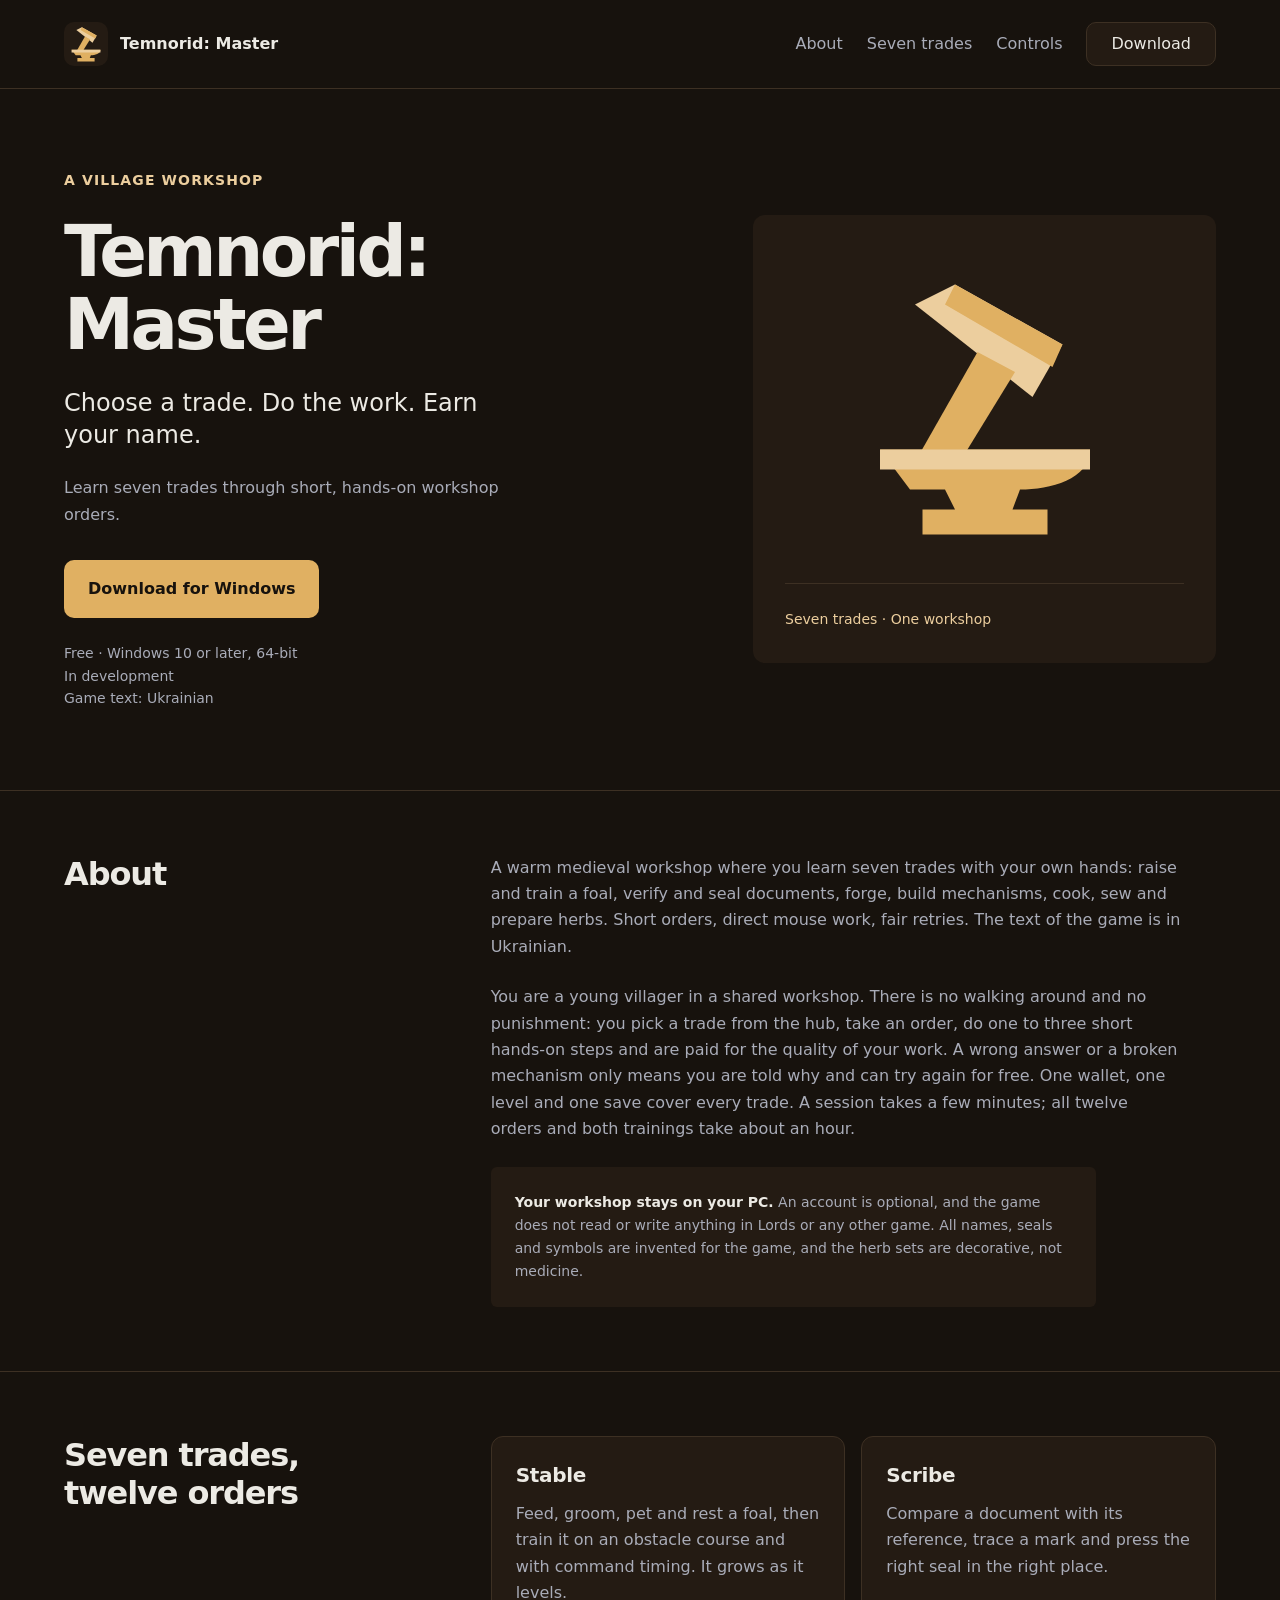
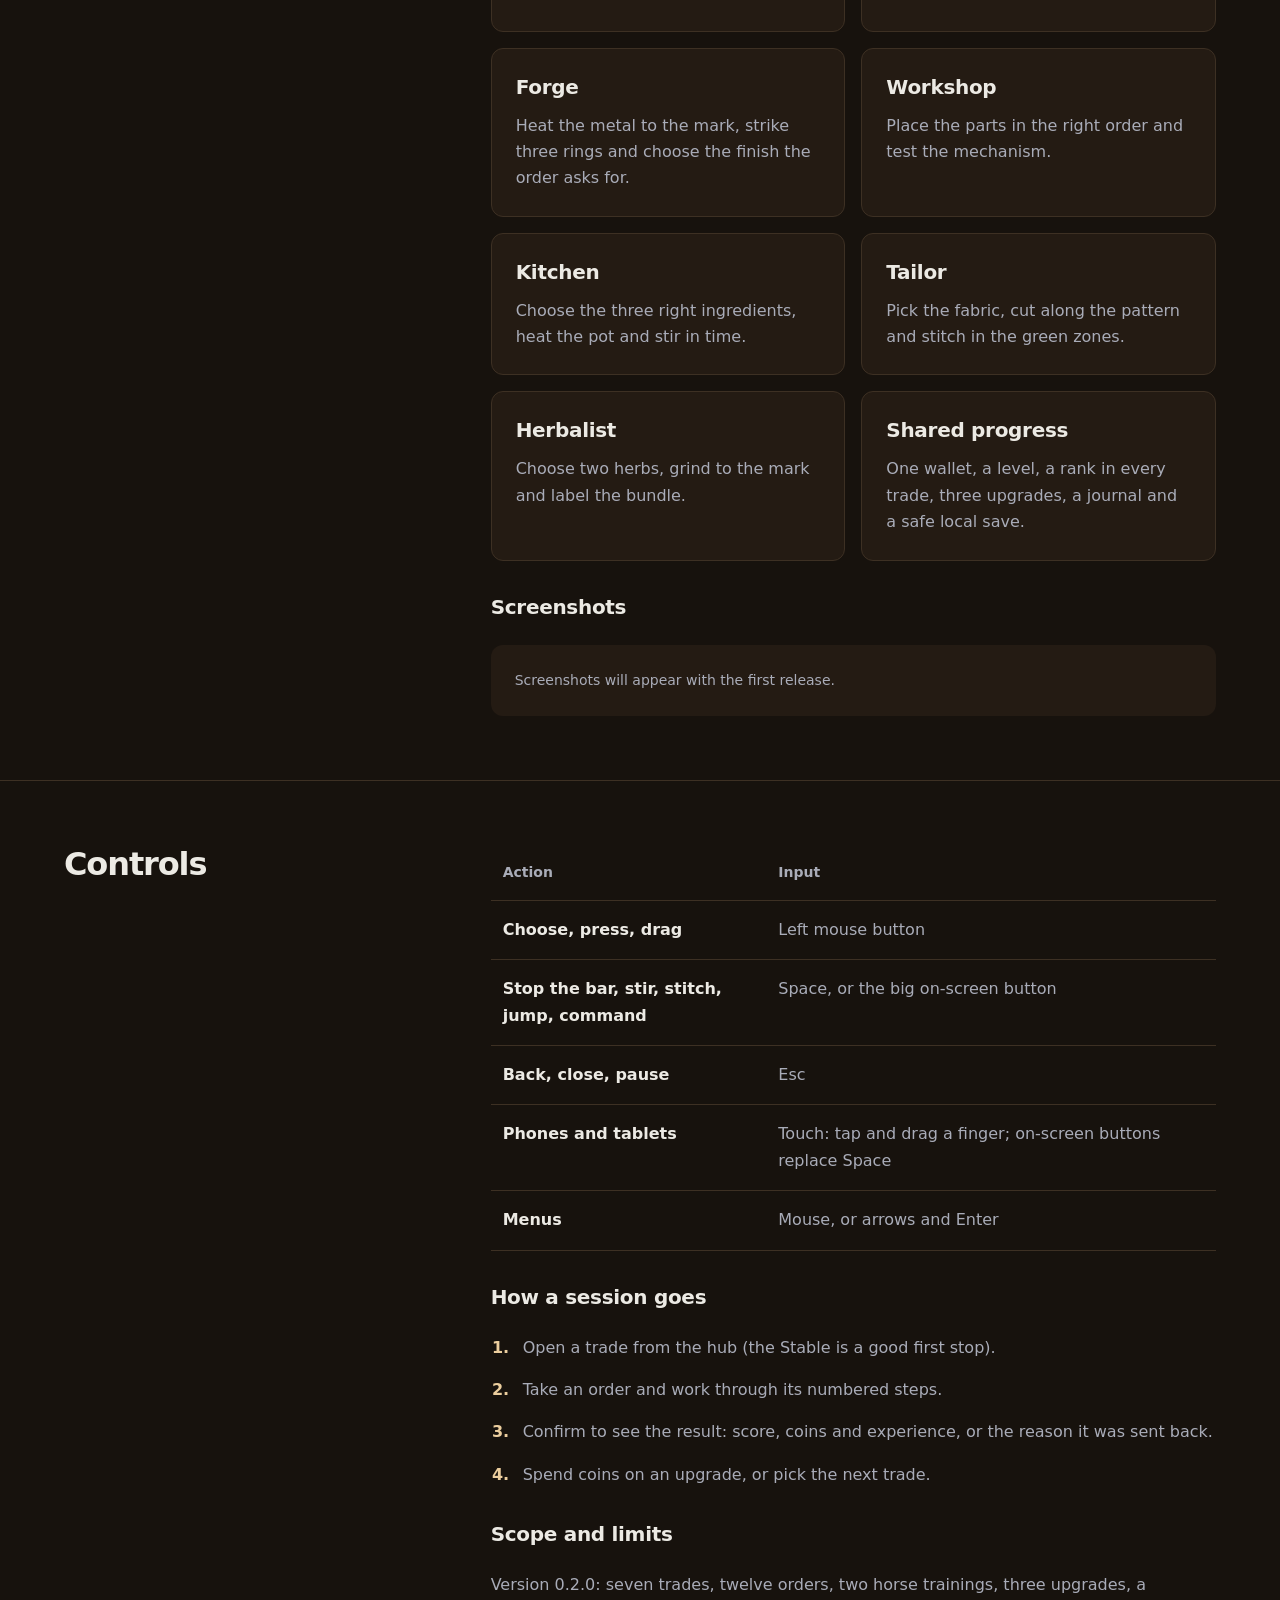
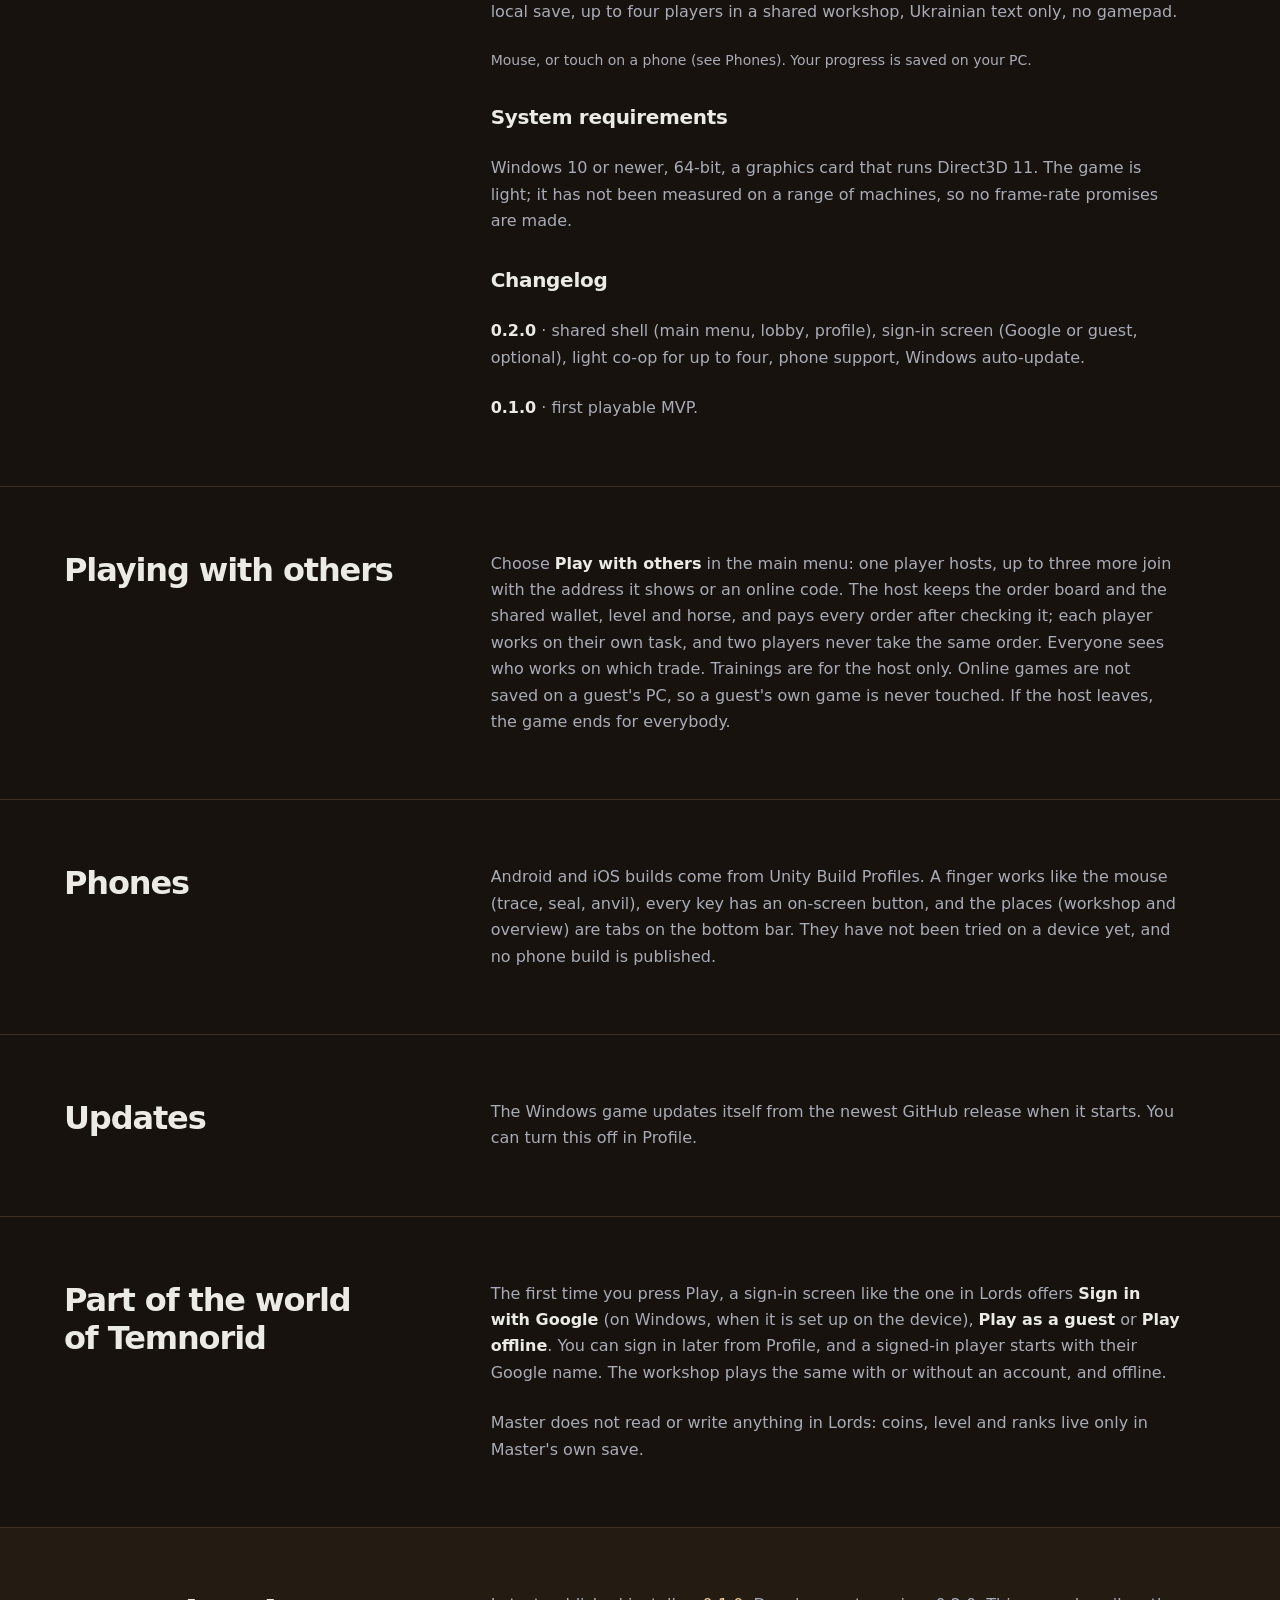
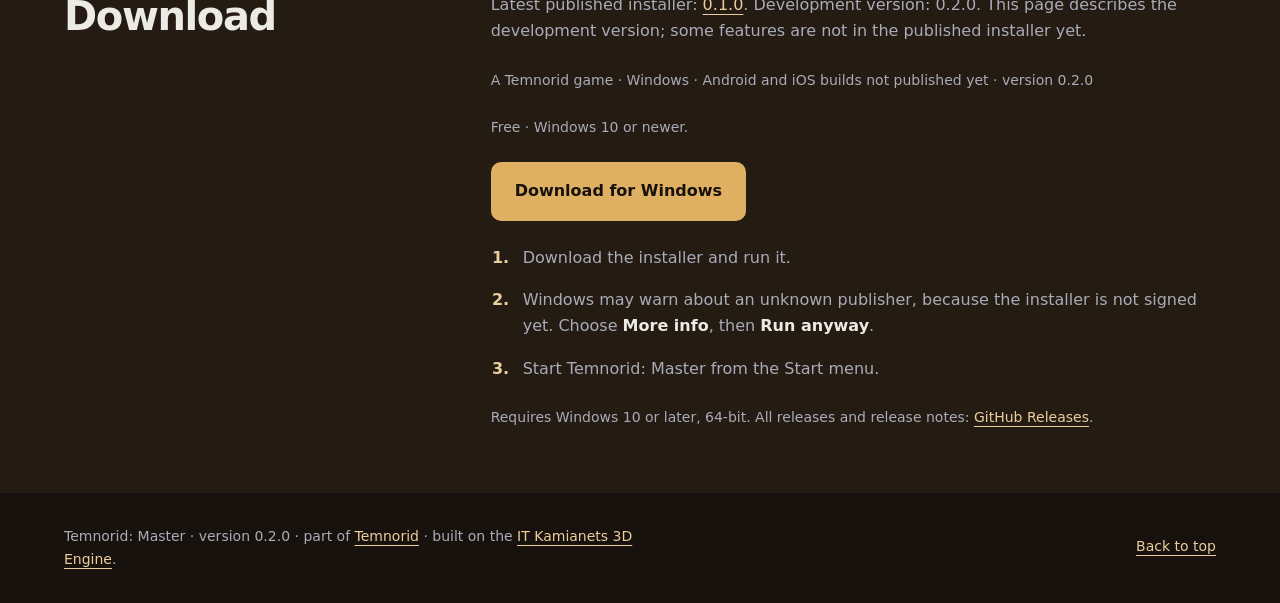
<file: docs/index.html>
<!doctype html>
<html lang="en">
<head>
	<meta charset="utf-8">
	<meta name="viewport" content="width=device-width, initial-scale=1">
	<title>Temnorid: Master</title>
	<meta name="description" content="Learn seven trades in Temnorid: Master. Raise a foal, forge, cook and complete hands-on orders in a shared workshop. Ukrainian game text.">
	<link rel="canonical" href="https://master.temnorid.com/">
	<link rel="icon" href="/favicon.ico" sizes="16x16 32x32 48x48">
	<link rel="icon" type="image/png" href="/favicon.png" sizes="48x48">
	<link rel="icon" type="image/svg+xml" href="/favicon.svg" sizes="any">
	<link rel="apple-touch-icon" href="/apple-touch-icon.png" sizes="180x180">
	<meta property="og:type" content="website">
	<meta property="og:site_name" content="Temnorid: Master">
	<meta property="og:title" content="Temnorid: Master">
	<meta property="og:description" content="Learn seven trades in Temnorid: Master. Raise a foal, forge, cook and complete hands-on orders in a shared workshop. Ukrainian game text.">
	<meta property="og:url" content="https://master.temnorid.com/">
	<meta property="og:locale" content="en_US">
	<meta property="og:image" content="https://master.temnorid.com/seo-image.png">
	<meta property="og:image:type" content="image/png">
	<meta property="og:image:width" content="1200">
	<meta property="og:image:height" content="630">
	<meta property="og:image:alt" content="Temnorid: Master — Seven trades · One workshop">
	<meta name="twitter:card" content="summary_large_image">
	<meta name="twitter:title" content="Temnorid: Master">
	<meta name="twitter:description" content="Learn seven trades in Temnorid: Master. Raise a foal, forge, cook and complete hands-on orders in a shared workshop. Ukrainian game text.">
	<meta name="twitter:image" content="https://master.temnorid.com/seo-image.png">
	<meta name="twitter:image:alt" content="Temnorid: Master — Seven trades · One workshop">
	<meta name="theme-color" content="#17120d">
	<script type="application/ld+json">
{
  "@context": "https://schema.org",
  "@graph": [
    {
      "@type": "WebSite",
      "@id": "https://master.temnorid.com/#website",
      "name": "Temnorid: Master",
      "url": "https://master.temnorid.com/",
      "inLanguage": "en",
      "image": "https://master.temnorid.com/seo-image.png",
      "about": {
        "@id": "https://master.temnorid.com/#game"
      }
    },
    {
      "@type": "WebPage",
      "@id": "https://master.temnorid.com/#webpage",
      "name": "Temnorid: Master",
      "url": "https://master.temnorid.com/",
      "description": "Learn seven trades in Temnorid: Master. Raise a foal, forge, cook and complete hands-on orders in a shared workshop. Ukrainian game text.",
      "isPartOf": {
        "@id": "https://master.temnorid.com/#website"
      },
      "about": {
        "@id": "https://master.temnorid.com/#game"
      },
      "primaryImageOfPage": {
        "@type": "ImageObject",
        "url": "https://master.temnorid.com/seo-image.png",
        "width": 1200,
        "height": 630
      }
    },
    {
      "@type": "VideoGame",
      "@id": "https://master.temnorid.com/#game",
      "name": "Temnorid: Master",
      "url": "https://master.temnorid.com/",
      "description": "Learn seven trades in Temnorid: Master. Raise a foal, forge, cook and complete hands-on orders in a shared workshop. Ukrainian game text.",
      "image": "https://master.temnorid.com/seo-image.png",
      "thumbnailUrl": "https://master.temnorid.com/logo.png",
      "genre": "Simulation",
      "gamePlatform": "Windows",
      "operatingSystem": "Windows 10 or later, 64-bit",
      "softwareVersion": "0.1.0",
      "downloadUrl": "https://github.com/WebArtWork/master.temnorid.com/releases/latest/download/Temnorid-Master-Setup.exe",
      "releaseNotes": "https://github.com/WebArtWork/master.temnorid.com/releases/tag/v0.1.0",
      "isAccessibleForFree": true,
      "inLanguage": "uk",
      "publisher": {
        "@type": "Organization",
        "name": "Temnorid",
        "url": "https://temnorid.com/"
      }
    }
  ]
}
</script>
	<link rel="stylesheet" href="./site.css">
</head>
<body>
<a class="skip-link" href="#main">Skip to content</a>
	<header class="site">
		<div class="wrap">
			<a class="brand" href="./"><img src="./logo.svg" alt="" width="44" height="44">Temnorid: Master</a>
			<nav aria-label="Main menu">
				<a href="#about">About</a>
				<a href="#trades">Seven trades</a>
				<a href="#controls">Controls</a>
				<a href="#download">Download</a>
			</nav>
		</div>
	</header>

	<main id="main" tabindex="-1">
		<div class="hero"><div class="wrap hero-grid"><div class="hero-copy">
				<p class="eyebrow">A village workshop</p>
				<h1>Temnorid: Master</h1>
				<p class="tagline">Choose a trade. Do the work. Earn your name.</p>
				<p class="lead">Learn seven trades through short, hands-on workshop orders.</p>
				<a class="btn" href="https://github.com/WebArtWork/master.temnorid.com/releases/latest/download/Temnorid-Master-Setup.exe">Download for Windows</a>
				<p class="fine">Free · Windows 10 or later, 64-bit<br>In development<br>Game text: Ukrainian</p>
			</div><figure class="brand-art"><img src="./logo.svg" alt="" width="1024" height="1024"><figcaption>Seven trades · One workshop</figcaption></figure></div></div>

		<section id="about" aria-labelledby="about-title"><div class="wrap section-grid"><div class="section-intro"><h2 id="about-title">About</h2></div><div class="section-body"><p>A warm medieval workshop where you learn seven trades with your own hands: raise and train a foal, verify and seal documents, forge, build mechanisms, cook, sew and prepare herbs. Short orders, direct mouse work, fair retries. The text of the game is in Ukrainian.</p>
				<p>You are a young villager in a shared workshop. There is no walking around and no punishment: you pick a trade from the hub, take an order, do one to three short hands-on steps and are paid for the quality of your work. A wrong answer or a broken mechanism only means you are told why and can try again for free. One wallet, one level and one save cover every trade. A session takes a few minutes; all twelve orders and both trainings take about an hour.</p>
				<p class="note"><strong>Your workshop stays on your PC.</strong> An account is optional, and the game does not read or write anything in Lords or any other game. All names, seals and symbols are invented for the game, and the herb sets are decorative, not medicine.</p>
			</div></div></section>

		<section id="trades" aria-labelledby="trades-title"><div class="wrap section-grid"><div class="section-intro"><h2 id="trades-title">Seven trades, twelve orders</h2></div><div class="section-body">
				<div class="cards">
					<div class="card"><h3>Stable</h3><p>Feed, groom, pet and rest a foal, then train it on an obstacle course and with command timing. It grows as it levels.</p></div>
					<div class="card"><h3>Scribe</h3><p>Compare a document with its reference, trace a mark and press the right seal in the right place.</p></div>
					<div class="card"><h3>Forge</h3><p>Heat the metal to the mark, strike three rings and choose the finish the order asks for.</p></div>
					<div class="card"><h3>Workshop</h3><p>Place the parts in the right order and test the mechanism.</p></div>
					<div class="card"><h3>Kitchen</h3><p>Choose the three right ingredients, heat the pot and stir in time.</p></div>
					<div class="card"><h3>Tailor</h3><p>Pick the fabric, cut along the pattern and stitch in the green zones.</p></div>
					<div class="card"><h3>Herbalist</h3><p>Choose two herbs, grind to the mark and label the bundle.</p></div>
					<div class="card"><h3>Shared progress</h3><p>One wallet, a level, a rank in every trade, three upgrades, a journal and a safe local save.</p></div>
				</div>
				<h3>Screenshots</h3>
				<div class="shot">Screenshots will appear with the first release.</div>
			</div></div></section>

		<section id="controls" aria-labelledby="controls-title"><div class="wrap section-grid"><div class="section-intro"><h2 id="controls-title">Controls</h2></div><div class="section-body">
				<table>
					<thead><tr><th scope="col">Action</th><th scope="col">Input</th></tr></thead>
					<tbody>
						<tr><td>Choose, press, drag</td><td>Left mouse button</td></tr>
						<tr><td>Stop the bar, stir, stitch, jump, command</td><td>Space, or the big on-screen button</td></tr>
						<tr><td>Back, close, pause</td><td>Esc</td></tr>
						<tr><td>Phones and tablets</td><td>Touch: tap and drag a finger; on-screen buttons replace Space</td></tr>
						<tr><td>Menus</td><td>Mouse, or arrows and Enter</td></tr>
					</tbody>
				</table>
				<h3>How a session goes</h3>
				<ol>
					<li>Open a trade from the hub (the Stable is a good first stop).</li>
					<li>Take an order and work through its numbered steps.</li>
					<li>Confirm to see the result: score, coins and experience, or the reason it was sent back.</li>
					<li>Spend coins on an upgrade, or pick the next trade.</li>
				</ol>
				<h3>Scope and limits</h3>
				<p>Version 0.2.0: seven trades, twelve orders, two horse trainings, three upgrades, a local save, up to four players in a shared workshop, Ukrainian text only, no gamepad.</p>
				<p class="fine">Mouse, or touch on a phone (see Phones). Your progress is saved on your PC.</p>
				<h3>System requirements</h3>
				<p>Windows 10 or newer, 64-bit, a graphics card that runs Direct3D 11. The game is light; it has not been measured on a range of machines, so no frame-rate promises are made.</p>
				<h3>Changelog</h3>
				<p><strong>0.2.0</strong> · shared shell (main menu, lobby, profile), sign-in screen (Google or guest, optional), light co-op for up to four, phone support, Windows auto-update.</p>
				<p><strong>0.1.0</strong> · first playable MVP.</p>
			</div></div></section>

		<section id="others" aria-labelledby="others-title"><div class="wrap section-grid"><div class="section-intro"><h2 id="others-title">Playing with others</h2></div><div class="section-body">
				<p>Choose <strong>Play with others</strong> in the main menu: one player hosts, up to three more join with the address it shows or an online code. The host keeps the order board and the shared wallet, level and horse, and pays every order after checking it; each player works on their own task, and two players never take the same order. Everyone sees who works on which trade. Trainings are for the host only. Online games are not saved on a guest's PC, so a guest's own game is never touched. If the host leaves, the game ends for everybody.</p>
			</div></div></section>

		<section id="phones" aria-labelledby="phones-title"><div class="wrap section-grid"><div class="section-intro"><h2 id="phones-title">Phones</h2></div><div class="section-body">
				<p>Android and iOS builds come from Unity Build Profiles. A finger works like the mouse (trace, seal, anvil), every key has an on-screen button, and the places (workshop and overview) are tabs on the bottom bar. They have not been tried on a device yet, and no phone build is published.</p>
			</div></div></section>

		<section id="updates" aria-labelledby="updates-title"><div class="wrap section-grid"><div class="section-intro"><h2 id="updates-title">Updates</h2></div><div class="section-body">
				<p>The Windows game updates itself from the newest GitHub release when it starts. You can turn this off in Profile.</p>
			</div></div></section>

		<section id="lords" aria-labelledby="lords-title"><div class="wrap section-grid"><div class="section-intro"><h2 id="lords-title">Part of the world of Temnorid</h2></div><div class="section-body">
				<p>The first time you press Play, a sign-in screen like the one in Lords offers <strong>Sign in with Google</strong> (on Windows, when it is set up on the device), <strong>Play as a guest</strong> or <strong>Play offline</strong>. You can sign in later from Profile, and a signed-in player starts with their Google name. The workshop plays the same with or without an account, and offline.</p>
				<p>Master does not read or write anything in Lords: coins, level and ranks live only in Master's own save.</p>
			</div></div></section>

		<section id="download" aria-labelledby="download-title"><div class="wrap section-grid"><div class="section-intro"><h2 id="download-title">Download</h2></div><div class="section-body"><p class="release-status">Latest published installer: <a href="https://github.com/WebArtWork/master.temnorid.com/releases/tag/v0.1.0">0.1.0</a>. Development version: 0.2.0. This page describes the development version; some features are not in the published installer yet.</p><p class="release-meta">A Temnorid game · Windows · Android and iOS builds not published yet · version 0.2.0</p><p class="fine">Free · Windows 10 or newer.</p>
				<p><a class="btn" href="https://github.com/WebArtWork/master.temnorid.com/releases/latest/download/Temnorid-Master-Setup.exe">Download for Windows</a></p>
				<ol>
					<li>Download the installer and run it.</li>
					<li>Windows may warn about an unknown publisher, because the installer is not signed yet. Choose <strong>More info</strong>, then <strong>Run anyway</strong>.</li>
					<li>Start Temnorid: Master from the Start menu.</li>
				</ol>
				<p class="fine">Requires Windows 10 or later, 64-bit. All releases and release notes: <a href="https://github.com/WebArtWork/master.temnorid.com/releases">GitHub Releases</a>.</p>
			</div></div></section>
	</main>

	<footer>
		<div class="wrap">
			<p>Temnorid: Master · version 0.2.0 · part of <a href="https://temnorid.com">Temnorid</a> · built on the <a href="https://3d.itkamianets.com">IT Kamianets 3D Engine</a>.</p>
		<a class="back-top" href="#main">Back to top</a></div>
	</footer>
</body>
</html>
</file>
<file: docs/site.css>
:root { --accent: #e0b062; --bg: #17120d; --panel: #241b13; --line: #3d3023; --text: #eceae4; --muted: #a9acb8; --accent-soft: #ecce9e; --button-text: #17120d; }

:root { color-scheme: dark; --radius: .75rem; }
* { box-sizing: border-box; }
html { scroll-padding-top: 7rem; }
body { margin: 0; background: var(--bg); color: var(--text); font: 1rem/1.65 system-ui,-apple-system,"Segoe UI",Roboto,sans-serif; }
a { color: var(--accent-soft); text-underline-offset: .25rem; }
a:hover { color: var(--text); }
:focus-visible { outline: .125rem solid var(--accent-soft); outline-offset: .25rem; }
::selection { background: var(--accent); color: var(--button-text); }
.wrap { width: min(100% - 3rem,72rem); margin-inline: auto; }
.skip-link { position: absolute; top: -6rem; left: 1.5rem; z-index: 4; background: var(--accent); color: var(--button-text); padding: .75rem 1.5rem; border-radius: .625rem; }
.skip-link:focus { top: 1rem; }
header.site { position: sticky; top: 0; z-index: 2; background: var(--bg); border-bottom: .0625rem solid var(--line); }
header.site .wrap { display: flex; align-items: center; justify-content: space-between; min-height: 5.5rem; gap: 1.5rem; }
.brand { display: inline-flex; align-items: center; gap: .75rem; font-weight: 700; text-decoration: none; color: var(--text); min-height: 2.75rem; }
.brand img { width: 2.75rem; height: 2.75rem; border-radius: .625rem; flex: none; }
nav { display: flex; align-items: center; gap: 1.5rem; }
nav a { display: inline-flex; align-items: center; justify-content: center; min-height: 2.75rem; text-decoration: none; color: var(--muted); }
nav a:last-child { border: .0625rem solid var(--line); border-radius: .625rem; background: var(--panel); color: var(--text); padding-inline: 1.5rem; }
nav a:last-child:hover { border-color: var(--accent); }
h1,h2,h3,p,figure { margin: 0; }
h1,h2,h3 { text-wrap: balance; }
.hero { padding-block: 5rem; }
.hero-grid { display: grid; grid-template-columns: minmax(0,1.35fr) minmax(0,1fr); align-items: center; gap: 4rem; }
.eyebrow { color: var(--accent-soft); font-size: .875rem; font-weight: 600; letter-spacing: .08em; text-transform: uppercase; margin-bottom: 1.5rem; }
h1 { font-size: clamp(3rem,5.5vw,5rem); line-height: 1.04; letter-spacing: -.05em; font-weight: 700; }
.tagline { font-size: 1.5rem; line-height: 1.35; margin-top: 1.5rem; max-width: 30ch; }
.lead { color: var(--muted); max-width: 48ch; margin-top: 1.5rem; }
.hero .btn { margin-top: 2rem; }
.btn { display: inline-flex; align-items: center; justify-content: center; min-height: 3.5rem; padding: 1rem 1.5rem; border-radius: .625rem; background: var(--accent); color: var(--button-text); font-weight: 700; text-decoration: none; text-align: center; max-width: 100%; overflow-wrap: anywhere; }
.btn:hover { background: var(--accent-soft); color: var(--bg); }
.fine { font-size: .875rem; color: var(--muted); line-height: 1.6; }
.hero .fine { margin-top: 1.5rem; }
.brand-art { background: var(--panel); padding: 2rem; border-radius: var(--radius); }
.brand-art img { display: block; width: 100%; max-width: 20rem; height: auto; margin-inline: auto; }
.brand-art figcaption { font-size: .875rem; color: var(--accent-soft); border-top: .0625rem solid var(--line); padding-top: 1.5rem; margin-top: 1rem; }
section { padding-block: 4rem; border-top: .0625rem solid var(--line); }
.section-grid { display: grid; grid-template-columns: minmax(0,1fr) minmax(0,2fr); gap: 4rem; align-items: start; }
h2 { font-size: 2rem; line-height: 1.2; letter-spacing: -.035em; }
h3 { font-size: 1.25rem; line-height: 1.4; font-weight: 600; letter-spacing: -.015em; }
.section-body { min-width: 0; }
.section-body > * + * { margin-top: 1.5rem; }
.section-body > h3 { margin-top: 2rem; }
.section-body p { max-width: 68ch; color: var(--muted); }
.section-body strong { color: var(--text); font-weight: 600; }
ol,ul { padding-left: 1.5rem; margin: 0; color: var(--muted); }
li { padding-left: .25rem; margin-bottom: .75rem; }
li::marker { color: var(--accent-soft); font-weight: 600; }
ol li { padding-left: .5rem; margin-bottom: 1rem; }
.cards { display: grid; grid-template-columns: repeat(auto-fit,minmax(min(100%,15rem),1fr)); gap: 1rem; }
.card { display: flex; flex-direction: column; padding: 1.5rem; background: var(--panel); border: .0625rem solid var(--line); border-radius: var(--radius); }
.card p { flex: 1; margin-top: .75rem; }
.note { background: var(--panel); padding: 1.5rem; border-radius: .375rem; font-size: .875rem; }
table { width: 100%; border-collapse: collapse; text-align: left; }
caption { color: var(--muted); font-size: .875rem; text-align: left; margin-bottom: 1rem; }
th,td { padding: 1rem .75rem; border-bottom: .0625rem solid var(--line); vertical-align: top; overflow-wrap: anywhere; }
thead th { color: var(--muted); font-weight: 600; font-size: .875rem; }
td { color: var(--muted); }
td:first-child { color: var(--text); font-weight: 600; width: 38%; }
.shot { background: var(--panel); padding: 1.5rem; border-radius: var(--radius); color: var(--muted); font-size: .875rem; }
.release-meta { color: var(--accent-soft); font-size: .875rem; }
#download { background: var(--panel); }
#download .section-intro h2 { font-size: 2.5rem; }
footer { color: var(--muted); font-size: .875rem; padding-block: 2rem; }
footer .wrap { display: flex; flex-wrap: wrap; justify-content: space-between; align-items: start; gap: 1.5rem; }
footer p { max-width: 68ch; }
.back-top { display: inline-flex; align-items: center; min-height: 2.75rem; }
@media (max-width:900px) { .hero-grid,.section-grid { gap: 2rem; } .brand-art { padding: 1.5rem; } nav { gap: 1rem; } }
@media (max-width:700px) {
 html { scroll-padding-top: 1.5rem; }
 header.site { position: relative; }
 header.site .wrap { flex-wrap: wrap; gap: 0; padding-top: 1rem; }
 .brand { padding-bottom: .75rem; }
 nav { width: 100%; flex-wrap: wrap; justify-content: space-between; gap: .5rem; border-top: .0625rem solid var(--line); padding-block: .5rem; }
 nav a { flex: 1; padding-inline: .25rem; text-align: center; }
 nav:has(a:nth-child(4)) { display: grid; grid-template-columns: repeat(2,minmax(0,1fr)); gap: .25rem .75rem; }
 nav a:last-child { padding-inline: .75rem; }
 .hero { padding-block: 3rem; }
 .hero-grid,.section-grid { grid-template-columns: minmax(0,1fr); gap: 2rem; }
 h1 { font-size: clamp(2.75rem,11vw,4rem); }
 .hero .btn { display: flex; width: 100%; }
 .brand-art img { max-width: 12rem; }
 section { padding-block: 3rem; }
 .cards { grid-template-columns: minmax(0,1fr); }
 th,td { padding: .75rem .5rem; }
 footer .wrap { flex-direction: column; }
}
@media (prefers-reduced-motion:no-preference) { html { scroll-behavior: smooth; } }
</file>
